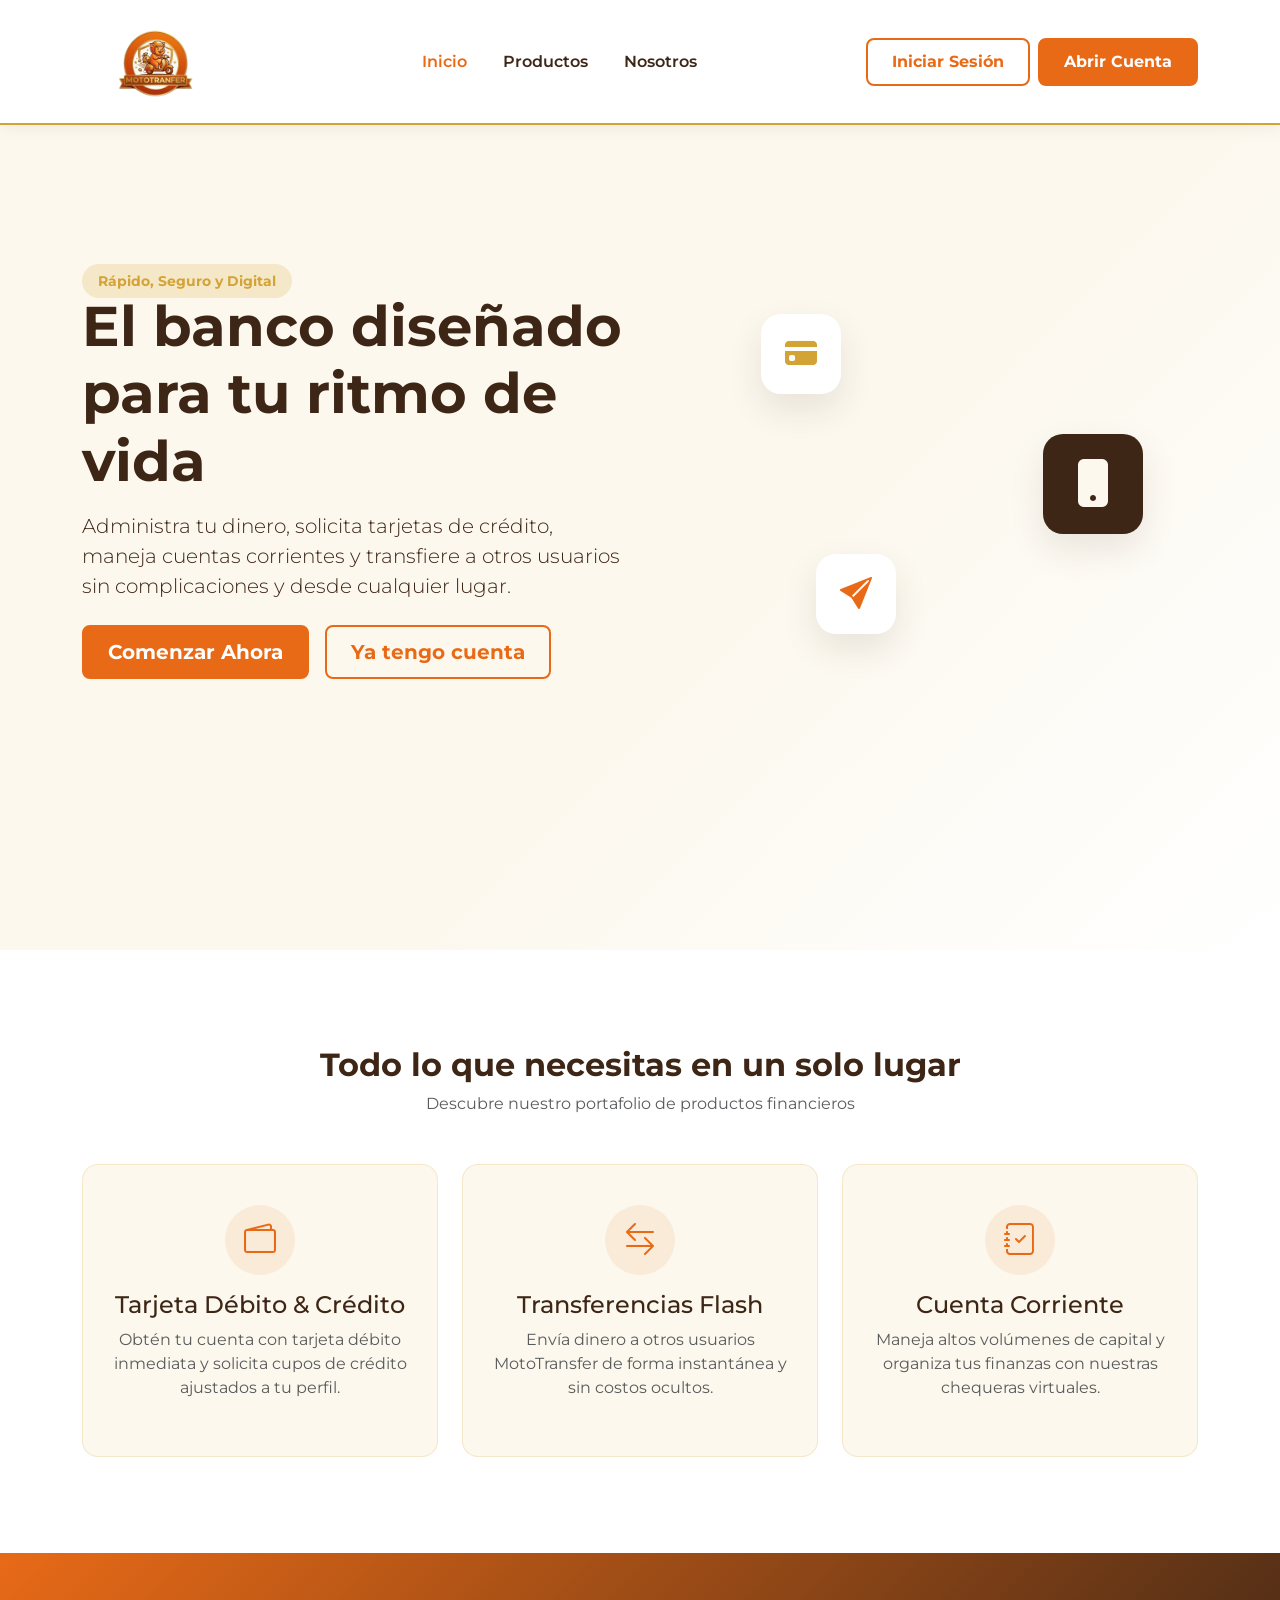
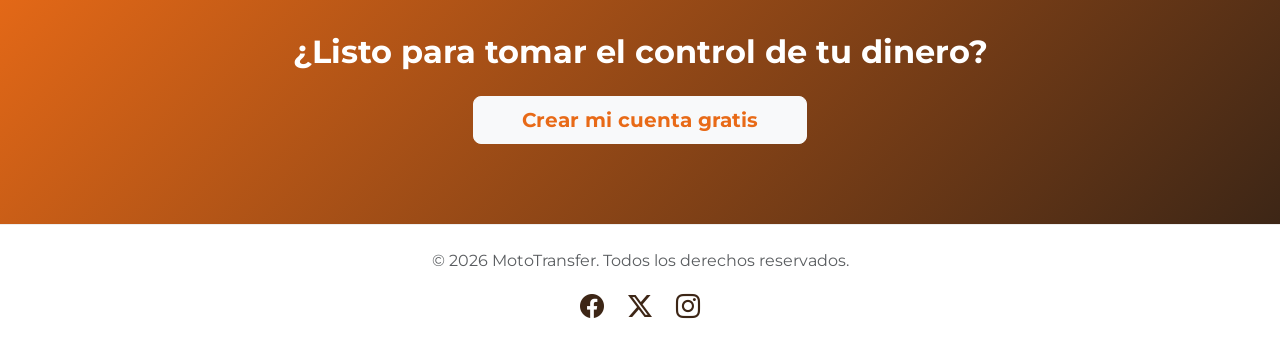
<file: index.html>
<!DOCTYPE html>
<html lang="es">
<head>
    <meta charset="UTF-8">
    <meta name="viewport" content="width=device-width, initial-scale=1.0">
    <title>MotoTransfer | Tu Banco en Movimiento</title>
    <link rel="shortcut icon" href="ICONs/Moto48x48.png" type="image/x-icon">
    <link href="https://cdn.jsdelivr.net/npm/bootstrap@5.3.3/dist/css/bootstrap.min.css" rel="stylesheet">
    <link rel="stylesheet" href="https://cdn.jsdelivr.net/npm/bootstrap-icons@1.11.3/font/bootstrap-icons.min.css">
    <link rel="stylesheet" href="CSS/index.css">
</head>
<body>

    <nav class="navbar navbar-expand-lg bg-body-tertiary fixed-top">
        <div class="container">
            <a class="navbar-brand" href="index.html">
                <img src="ICONs/MotoTransfer.png" alt="MotoTransfer" height="80" class="d-inline-block align-text-top me-2" onerror="this.src=''; this.alt='MotoTransfer'; this.style.color='#E86A17'; this.style.fontWeight='bold'; this.style.border='none';"> 
            </a>
            <button class="navbar-toggler" type="button" data-bs-toggle="collapse" data-bs-target="#navbarNav">
                <span class=\"navbar-toggler-icon\"></span>
            </button>
            <div class="collapse navbar-collapse" id="navbarNav">
                <ul class="navbar-nav mx-auto">
                    <li class="nav-item"><a class="nav-link active" href="#inicio">Inicio</a></li>
                    <li class="nav-item"><a class="nav-link" href="index.html#productos">Productos</a></li>
                    <li class="nav-item"><a class="nav-link" href="nosotros.html">Nosotros</a></li>
                </ul>
                <div class="d-flex gap-2">
                    <a href="login.html" class="btn btn-outline-primary-custom">Iniciar Sesión</a>
                    <a href="register.html" class="btn btn-primary-custom">Abrir Cuenta</a>
                </div>
            </div>
        </div>
    </nav>

    <section id="inicio" class="hero-section">
        <div class="container">
            <div class="row align-items-center min-vh-100 pt-5">
                <div class="col-lg-6 hero-text">
                    <span class="badge-custom mb-3">Rápido, Seguro y Digital</span>
                    <h1 class="display-4 fw-bold">El banco diseñado para tu ritmo de vida</h1>
                    <p class="lead mt-3 mb-4">Administra tu dinero, solicita tarjetas de crédito, maneja cuentas corrientes y transfiere a otros usuarios sin complicaciones y desde cualquier lugar.</p>
                    <div class="d-flex gap-3">
                        <a href="register.html" class="btn btn-primary-custom btn-lg">Comenzar Ahora</a>
                        <a href="login.html" class="btn btn-outline-primary-custom btn-lg">Ya tengo cuenta</a>
                    </div>
                </div>
                <div class="col-lg-6 text-center mt-5 mt-lg-0">
                    <div class="hero-image-placeholder">
                        <div class="floating-card card-1"><i class="bi bi-credit-card-fill"></i></div>
                        <div class="floating-card card-2"><i class="bi bi-phone-fill"></i></div>
                        <div class="floating-card card-3"><i class="bi bi-send-fill"></i></div>
                    </div>
                </div>
            </div>
        </div>
    </section>

    <section id="productos" class="py-5 bg-white">
        <div class="container py-5">
            <div class="text-center mb-5">
                <h2 class="fw-bold text-dark-custom">Todo lo que necesitas en un solo lugar</h2>
                <p class="text-muted">Descubre nuestro portafolio de productos financieros</p>
            </div>
            <div class="row g-4">
                <div class="col-md-4">
                    <div class="feature-card text-center h-100">
                        <div class="icon-wrapper mb-3"><i class="bi bi-wallet2"></i></div>
                        <h4>Tarjeta Débito & Crédito</h4>
                        <p class="text-muted">Obtén tu cuenta con tarjeta débito inmediata y solicita cupos de crédito ajustados a tu perfil.</p>
                    </div>
                </div>
                <div class="col-md-4">
                    <div class="feature-card text-center h-100">
                        <div class="icon-wrapper mb-3"><i class="bi bi-arrow-left-right"></i></div>
                        <h4>Transferencias Flash</h4>
                        <p class="text-muted">Envía dinero a otros usuarios MotoTransfer de forma instantánea y sin costos ocultos.</p>
                    </div>
                </div>
                <div class="col-md-4">
                    <div class="feature-card text-center h-100">
                        <div class="icon-wrapper mb-3"><i class="bi bi-journal-check"></i></div>
                        <h4>Cuenta Corriente</h4>
                        <p class="text-muted">Maneja altos volúmenes de capital y organiza tus finanzas con nuestras chequeras virtuales.</p>
                    </div>
                </div>
            </div>
        </div>
    </section>

    <section class="cta-section text-center">
        <div class="container">
            <h2 class="fw-bold text-white mb-4">¿Listo para tomar el control de tu dinero?</h2>
            <a href="register.html" class="btn btn-light btn-lg fw-bold text-orange px-5">Crear mi cuenta gratis</a>
        </div>
    </section>

    <footer class="footer py-4">
        <div class="container text-center">
            <p class="mb-0 text-muted">&copy; 2026 MotoTransfer. Todos los derechos reservados.</p>
            <div class="social-links mt-3">
                <a href="#"><i class="bi bi-facebook"></i></a>
                <a href="#"><i class="bi bi-twitter-x"></i></a>
                <a href="#"><i class="bi bi-instagram"></i></a>
            </div>
        </div>
    </footer>

    <script src="https://cdn.jsdelivr.net/npm/bootstrap@5.3.3/dist/js/bootstrap.bundle.min.js"></script>
</body>
</html>
</file>
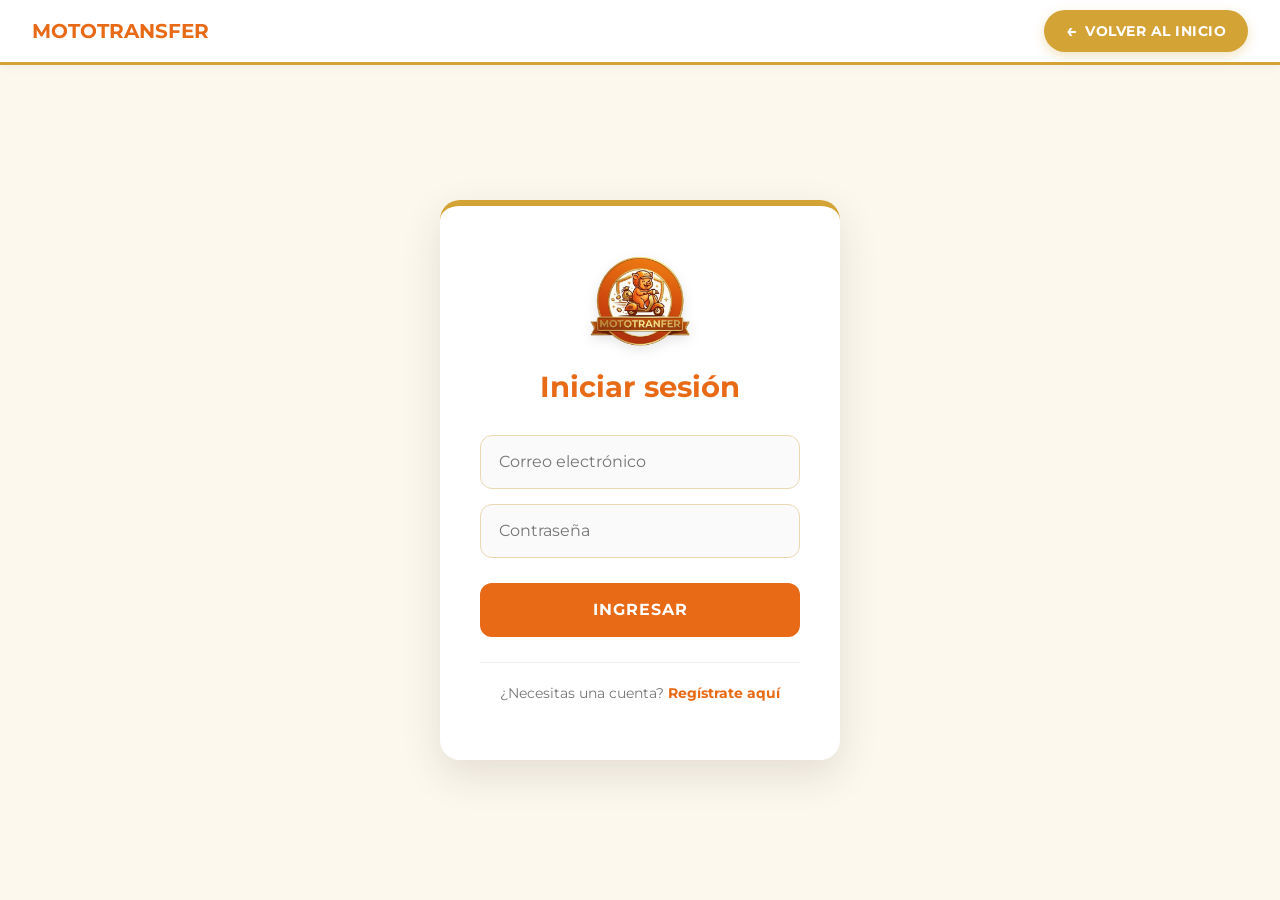
<file: dashboard.html>
<!DOCTYPE html>
<html lang="es">
<head>
    <meta charset="UTF-8">
    <meta name="viewport" content="width=device-width, initial-scale=1.0">
    <title>MotoTransfer | Mi Dashboard</title>
    <link rel="shortcut icon" href="ICONs/Moto48x48.png" type="image/x-icon">
    <link href="https://cdn.jsdelivr.net/npm/bootstrap@5.3.3/dist/css/bootstrap.min.css" rel="stylesheet">
    <link rel="stylesheet" href="https://cdn.jsdelivr.net/npm/bootstrap-icons@1.11.3/font/bootstrap-icons.min.css">
    <link rel="stylesheet" href="CSS/dashboard.css">
</head>
<body>

    <nav class="navbar navbar-expand-lg bg-body-tertiary">
        <div class="container-fluid">
            <a class="navbar-brand" href="#">MotoTransfer</a>
            <div class="d-flex align-items-center">
                <span class="nav-greeting me-3">Hola, <b id="txtNombreHeader">Usuario</b> <br><small class="text-muted">Cta: <span id="txtMiCuenta"></span></small></span>
                <button id="btnCerrarSesion" class="btn-logout"><i class="bi bi-box-arrow-right"></i> Salir</button>
            </div>
        </div>
    </nav>

    <div class="container mt-4 mb-5">
        <div class="dashboard-header mb-4">
            <h2>Resumen de tu cuenta</h2>
            <p class="text-muted">Balance total disponible (Débito + Corriente)</p>
            <h1 class="total-balance" id="txtSaldoTotal">$0.00</h1>
            
            <div class="d-flex gap-2 mt-3">
                <button class="btn btn-success" onclick="abrirModal('modalConsignar')"><i class="bi bi-cash"></i> Consignar (Simular)</button>
                <button class="btn btn-primary" onclick="abrirModal('modalTransferir')"><i class="bi bi-send"></i> Transferir</button>
                <button class="btn btn-warning" onclick="abrirModal('modalConfig')"><i class="bi bi-gear"></i> Config. Banco</button>
            </div>
        </div>

        <div class="row">
            <div class="col-lg-5 mb-4">
                <div class="section-title mb-3"><h4>Mis Productos</h4></div>
                <div id="contenedorTarjetas" class="d-flex flex-column gap-3"></div>
                <div class="mt-4 d-flex gap-2">
                    <button id="btnPedirCredito" class="btn-action-outline w-100"><i class="bi bi-credit-card"></i> Pedir Crédito</button>
                    <button id="btnPedirCorriente" class="btn-action-outline w-100"><i class="bi bi-journal-check"></i> Pedir C. Corriente</button>
                </div>
            </div>

            <div class="col-lg-7">
                <div class="history-card">
                    <h4 class="mb-3">Últimos Movimientos</h4>
                    <div class="table-responsive">
                        <table class="table table-hover align-middle">
                            <thead><tr><th>Fecha</th><th>Detalle</th><th>Método</th><th class="text-end">Valor</th></tr></thead>
                            <tbody id="listaMovimientos"></tbody>
                        </table>
                    </div>
                </div>
            </div>
        </div>
    </div>

    <div class="modal fade" id="modalConsignar" tabindex="-1">
        <div class="modal-dialog"><div class="modal-content"><div class="modal-body">
            <h5>Simular Ingreso de Dinero</h5>
            <input type="number" id="montoConsignar" class="form-control mb-2" placeholder="Monto a consignar">
            <button class="btn btn-success w-100" id="btnProcesarConsignacion">Consignar a Débito</button>
        </div></div></div>
    </div>

    <div class="modal fade" id="modalTransferir" tabindex="-1">
        <div class="modal-dialog"><div class="modal-content"><div class="modal-body">
            <h5>Transferir a otra cuenta MotoTransfer</h5>
            <input type="text" id="cuentaDestino" class="form-control mb-2" placeholder="Número de cuenta destino">
            <input type="number" id="montoTransferir" class="form-control mb-2" placeholder="Monto a enviar">
            <button class="btn btn-primary w-100" id="btnProcesarTransferencia">Enviar Dinero</button>
        </div></div></div>
    </div>

    <div class="modal fade" id="modalCredito" tabindex="-1">
        <div class="modal-dialog"><div class="modal-content"><div class="modal-body">
            <h5>Gestión de Tarjeta de Crédito</h5>
            <p class="text-danger">Deuda actual: <b id="txtDeudaActual">$0</b></p>
            <hr>
            <h6>Comprar con Tarjeta</h6>
            <input type="number" id="montoCompra" class="form-control mb-2" placeholder="Valor de la compra">
            <input type="number" id="cuotasCompra" class="form-control mb-2" placeholder="Número de cuotas (1 a 36)" min="1" max="36">
            <button class="btn btn-dark w-100 mb-3" id="btnProcesarCompra">Realizar Compra</button>
            <hr>
            <h6>Pagar Deuda</h6>
            <input type="number" id="montoAbono" class="form-control mb-2" placeholder="Monto a abonar">
            <button class="btn btn-success w-100 mb-2" id="btnPagarDeuda">Pagar con Débito</button>
            <button class="btn btn-outline-danger w-100 mt-3" id="btnCancelarCredito">Cancelar Tarjeta de Crédito</button>
        </div></div></div>
    </div>

    <div class="modal fade" id="modalConfig" tabindex="-1">
        <div class="modal-dialog"><div class="modal-content"><div class="modal-body">
            <h5>Configuración del Banco</h5>
            <label>Tasa de interés mensual (Ej: 3 para 3%)</label>
            <input type="number" id="inputInteres" class="form-control mb-2" placeholder="Porcentaje">
            <button class="btn btn-warning w-100" id="btnGuardarInteres">Guardar Tasa</button>
        </div></div></div>
    </div>

    <script src="https://cdn.jsdelivr.net/npm/bootstrap@5.3.3/dist/js/bootstrap.bundle.min.js"></script>
    
    <!--
        ORDEN JAVASCRIPT
    -->
    
    <script src="JS/dashboard.js"></script>
    <script src="JS/transferencias.js"></script>
    <script src="JS/tarjeta_credito.js"></script>
    <script src="JS/cuentacorriente.js"></script>
</body>
</html>
</file>
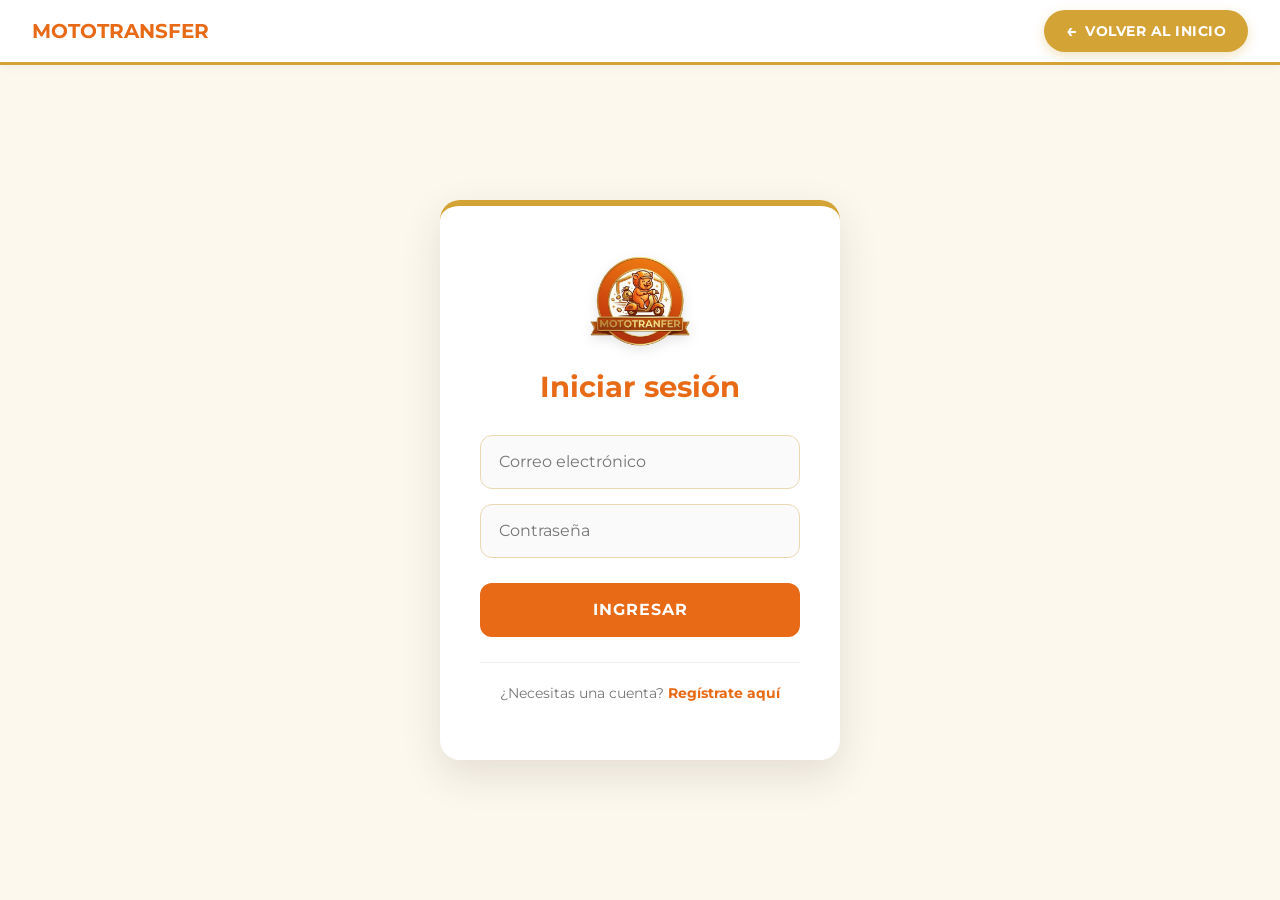
<file: login.html>
<!DOCTYPE html>
<html lang="es">
<head>
    <meta charset="UTF-8">
    <meta name="viewport" content="width=device-width, initial-scale=1.0">
    <title>MotoTransfer | Iniciar Sesión</title>
    <link rel="shortcut icon" href="ICONs/Moto48x48.png" type="image/x-icon">
    <link href="https://cdn.jsdelivr.net/npm/bootstrap@5.3.3/dist/css/bootstrap.min.css" rel="stylesheet">
    <link rel="stylesheet" href="CSS/login.css">
</head>
<body>

    <nav class="navbar navbar-expand-lg bg-body-tertiary">
        <div class="container-fluid">
            <a class="navbar-brand" href="index.html">MotoTransfer</a>
            
            <button class="navbar-toggler" type="button" data-bs-toggle="collapse" data-bs-target="#navbarNav">
                <span class="navbar-toggler-icon"></span>
            </button>

            <div class="collapse navbar-collapse" id="navbarNav">
                <div class="navbar-nav ms-auto align-items-center">
                    <a class="nav-link nav-return-btn" href="index.html">
                      <span class="arrow">←</span> Volver al Inicio
                    </a>
                </div>
            </div>
        </div>
    </nav>

    <div class="login-wrapper">
        <div class="form-background">
            <div class="logo-container">
                <img src="ICONs/MotoTransfer.png" alt="MotoTransfer Logo" class="login-logo">
            </div>
            
            <h1>Iniciar sesión</h1>
            
            <form>
                <div class="input-group-custom">
                    <input type="email" name="email" placeholder="Correo electrónico" required>
                </div>
                <div class="input-group-custom">
                    <input type="password" name="password" placeholder="Contraseña" required>
                </div>
                <input type="submit" value="Ingresar" class="btn-submit">
            </form>

            <div class="login-footer">
                <p>¿Necesitas una cuenta? <a href="register.html">Regístrate aquí</a></p>
            </div>
        </div>
    </div>

    <script src="JS/login.js"></script>
    <script src="https://cdn.jsdelivr.net/npm/bootstrap@5.3.3/dist/js/bootstrap.bundle.min.js"></script>
</body>
</html>
</file>
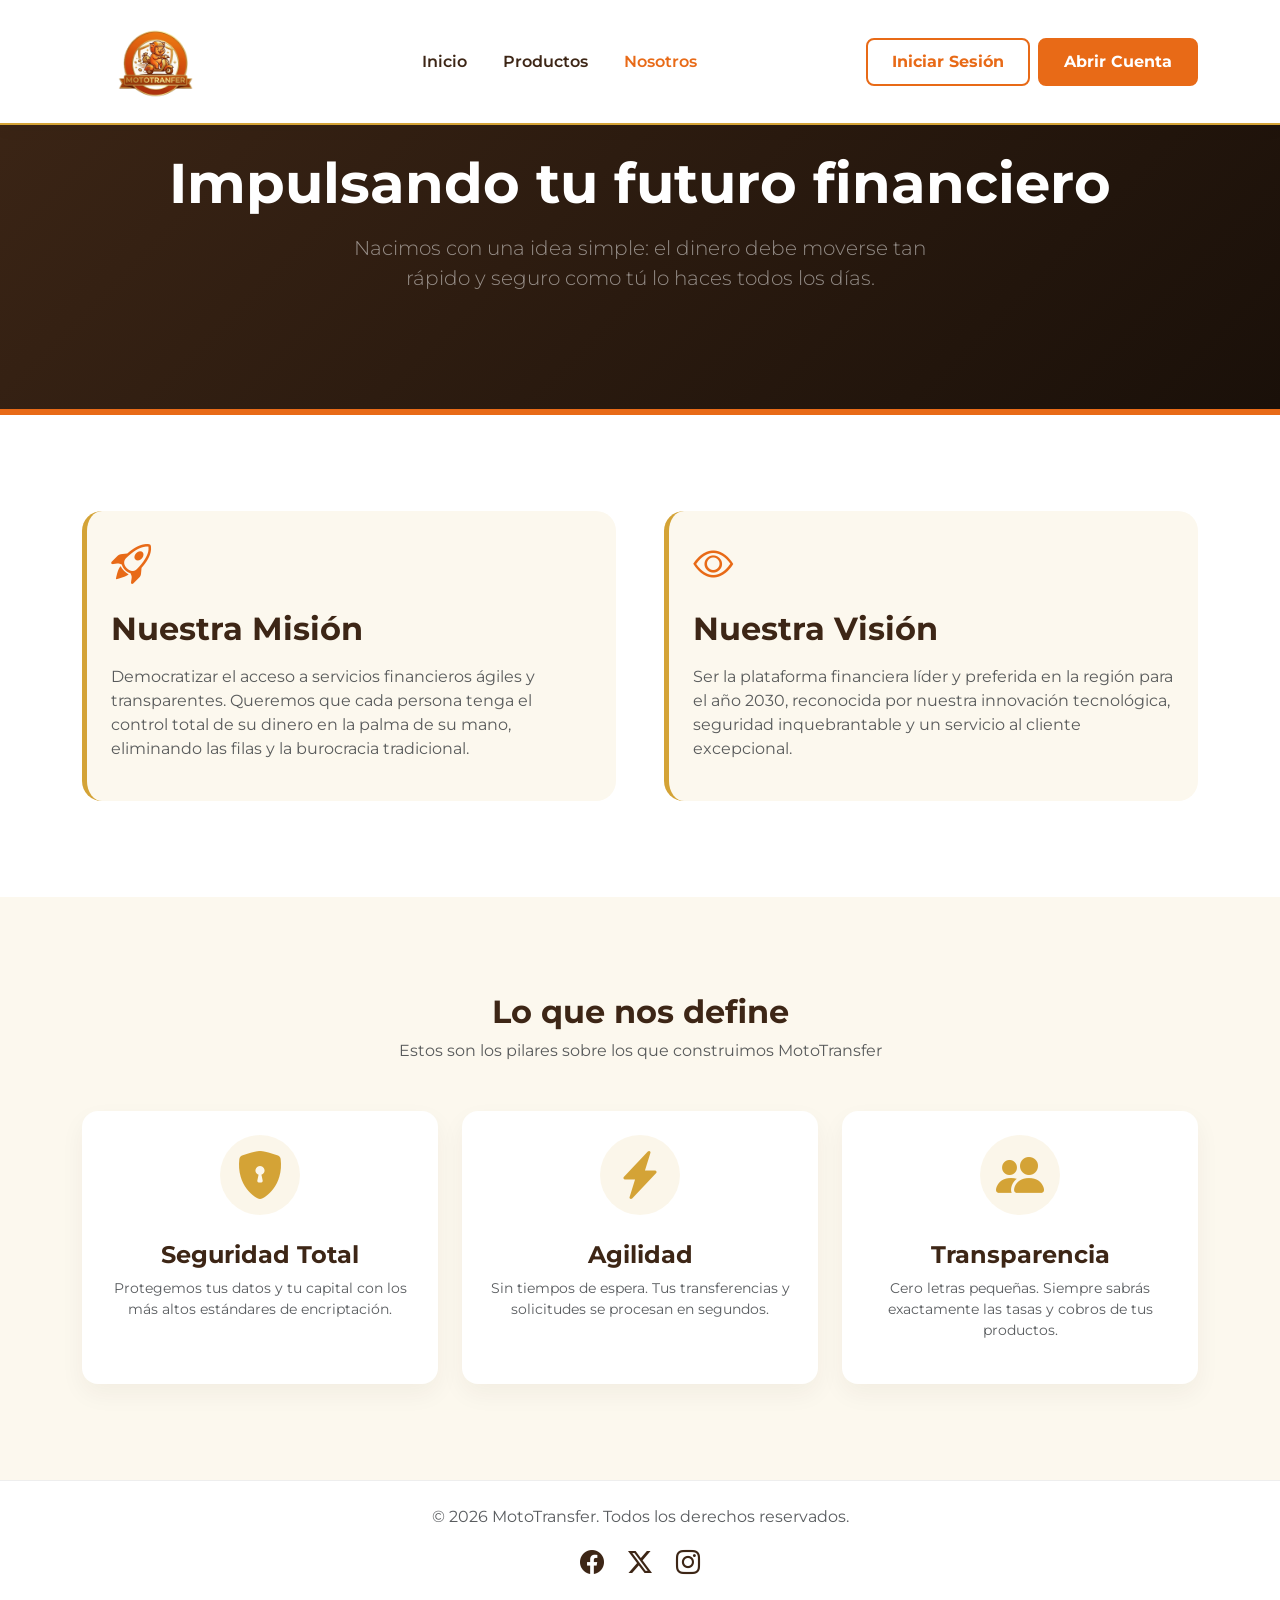
<file: nosotros.html>
<!DOCTYPE html>
<html lang="es">
<head>
    <meta charset="UTF-8">
    <meta name="viewport" content="width=device-width, initial-scale=1.0">
    <title>MotoTransfer | Nosotros</title>
    <link rel="shortcut icon" href="ICONs/Moto48x48.png" type="image/x-icon">
    <link href="https://cdn.jsdelivr.net/npm/bootstrap@5.3.3/dist/css/bootstrap.min.css" rel="stylesheet">
    <link rel="stylesheet" href="https://cdn.jsdelivr.net/npm/bootstrap-icons@1.11.3/font/bootstrap-icons.min.css">
    <link rel="stylesheet" href="CSS/nosotros.css">
</head>
<body>

    <nav class="navbar navbar-expand-lg bg-body-tertiary fixed-top">
        <div class="container">
            <a class="navbar-brand" href="index.html">
                <img src="ICONs/MotoTransfer.png" alt="MotoTransfer" height="80" class="d-inline-block align-text-top me-2" onerror="this.src=''; this.alt='MotoTransfer'; this.style.color='#E86A17'; this.style.fontWeight='bold'; this.style.border='none';"> 
            </a>
            <button class="navbar-toggler" type="button" data-bs-toggle="collapse" data-bs-target="#navbarNav">
                <span class="navbar-toggler-icon"></span>
            </button>
            <div class="collapse navbar-collapse" id="navbarNav">
                <ul class="navbar-nav mx-auto">
                    <li class="nav-item"><a class="nav-link" href="index.html">Inicio</a></li>
                    <li class="nav-item"><a class="nav-link" href="index.html#productos">Productos</a></li>
                    <li class="nav-item"><a class="nav-link active" href="nosotros.html">Nosotros</a></li>
                </ul>
                <div class="d-flex gap-2">
                    <a href="login.html" class="btn btn-outline-primary-custom">Iniciar Sesión</a>
                    <a href="register.html" class="btn btn-primary-custom">Abrir Cuenta</a>
                </div>
            </div>
        </div>
    </nav>

    <section class="about-hero text-center">
        <div class="container">
            <h1 class="display-4 fw-bold text-white mb-3">Impulsando tu futuro financiero</h1>
            <p class="lead text-white-50 mx-auto about-subtitle">Nacimos con una idea simple: el dinero debe moverse tan rápido y seguro como tú lo haces todos los días.</p>
        </div>
    </section>

    <section class="py-5 bg-white">
        <div class="container my-5">
            <div class="row g-5 align-items-center">
                <div class="col-lg-6">
                    <div class="mv-card p-4 h-100">
                        <div class="mv-icon"><i class="bi bi-rocket-takeoff"></i></div>
                        <h2 class="fw-bold mb-3">Nuestra Misión</h2>
                        <p class="text-muted">Democratizar el acceso a servicios financieros ágiles y transparentes. Queremos que cada persona tenga el control total de su dinero en la palma de su mano, eliminando las filas y la burocracia tradicional.</p>
                    </div>
                </div>
                <div class="col-lg-6">
                    <div class="mv-card p-4 h-100">
                        <div class="mv-icon"><i class="bi bi-eye"></i></div>
                        <h2 class="fw-bold mb-3">Nuestra Visión</h2>
                        <p class="text-muted">Ser la plataforma financiera líder y preferida en la región para el año 2030, reconocida por nuestra innovación tecnológica, seguridad inquebrantable y un servicio al cliente excepcional.</p>
                    </div>
                </div>
            </div>
        </div>
    </section>

    <section class="py-5 bg-fondo">
        <div class="container py-5">
            <div class="text-center mb-5">
                <h2 class="fw-bold text-dark-custom">Lo que nos define</h2>
                <p class="text-muted">Estos son los pilares sobre los que construimos MotoTransfer</p>
            </div>
            <div class="row g-4 text-center">
                <div class="col-md-4">
                    <div class="valor-card p-4">
                        <i class="bi bi-shield-lock-fill valor-icon"></i>
                        <h4 class="fw-bold mt-3">Seguridad Total</h4>
                        <p class="text-muted small">Protegemos tus datos y tu capital con los más altos estándares de encriptación.</p>
                    </div>
                </div>
                <div class="col-md-4">
                    <div class="valor-card p-4">
                        <i class="bi bi-lightning-charge-fill valor-icon"></i>
                        <h4 class="fw-bold mt-3">Agilidad</h4>
                        <p class="text-muted small">Sin tiempos de espera. Tus transferencias y solicitudes se procesan en segundos.</p>
                    </div>
                </div>
                <div class="col-md-4">
                    <div class="valor-card p-4">
                        <i class="bi bi-people-fill valor-icon"></i>
                        <h4 class="fw-bold mt-3">Transparencia</h4>
                        <p class="text-muted small">Cero letras pequeñas. Siempre sabrás exactamente las tasas y cobros de tus productos.</p>
                    </div>
                </div>
            </div>
        </div>
    </section>

    <footer class="footer py-4">
        <div class="container text-center">
            <p class="mb-0 text-muted">&copy; 2026 MotoTransfer. Todos los derechos reservados.</p>
            <div class="social-links mt-3">
                <a href="#"><i class="bi bi-facebook"></i></a>
                <a href="#"><i class="bi bi-twitter-x"></i></a>
                <a href="#"><i class="bi bi-instagram"></i></a>
            </div>
        </div>
    </footer>

    <script src="https://cdn.jsdelivr.net/npm/bootstrap@5.3.3/dist/js/bootstrap.bundle.min.js"></script>
</body>
</html>
</file>
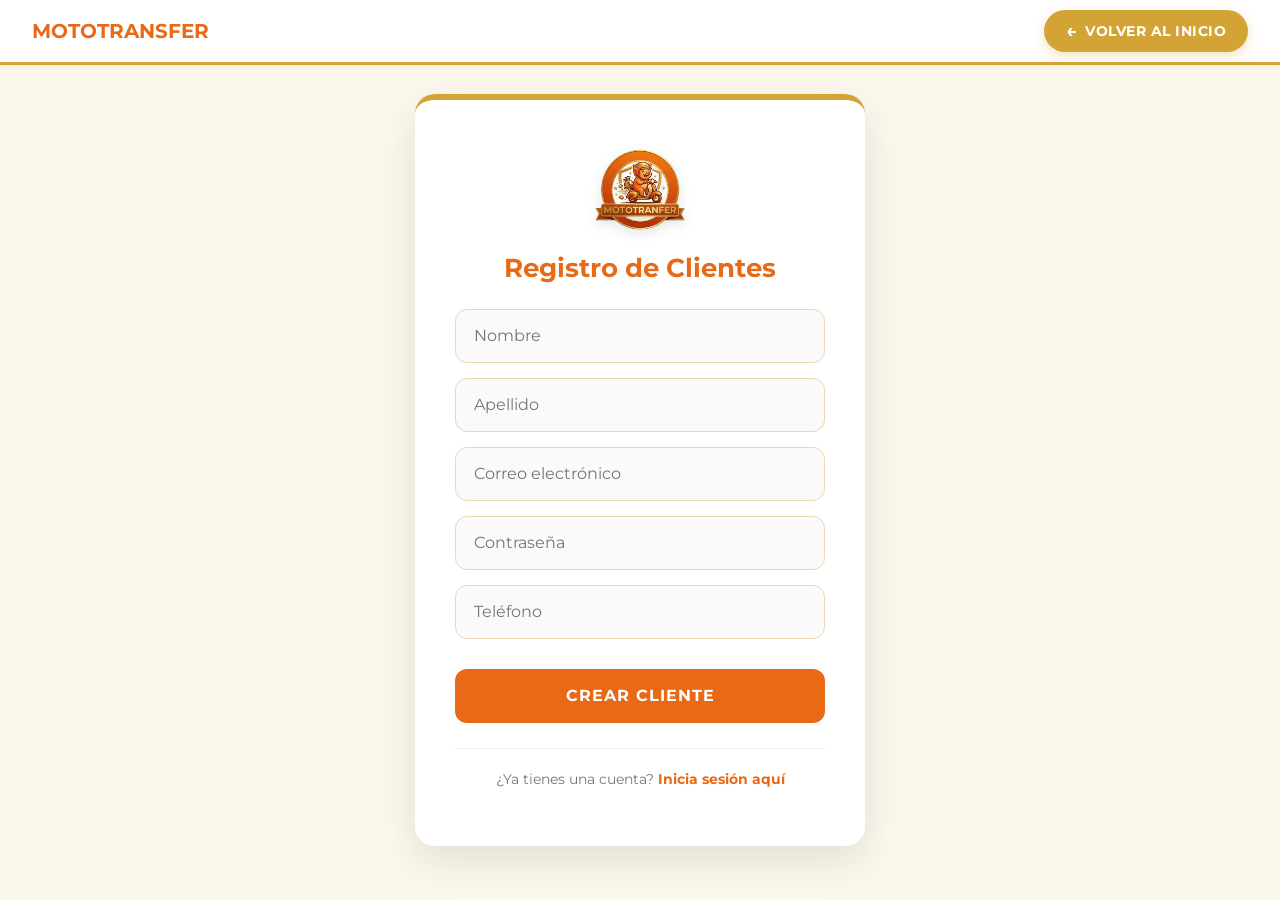
<file: register.html>
<!DOCTYPE html>
<html lang="es">
<head>
    <meta charset="UTF-8">
    <meta name="viewport" content="width=device-width, initial-scale=1.0">
    <title>MotoTransfer | Registro</title>
    <link rel="shortcut icon" href="ICONs/Moto48x48.png" type="image/x-icon">
    <link href="https://cdn.jsdelivr.net/npm/bootstrap@5.3.3/dist/css/bootstrap.min.css" rel="stylesheet">
    <link rel="stylesheet" href="CSS/register.css">
</head>
<body>

    <nav class="navbar navbar-expand-lg bg-body-tertiary">
        <div class="container-fluid">
            <a class="navbar-brand" href="index.html">MotoTransfer</a>
            
            <button class="navbar-toggler" type="button" data-bs-toggle="collapse" data-bs-target="#navbarNav">
                <span class="navbar-toggler-icon"></span>
            </button>

            <div class="collapse navbar-collapse" id="navbarNav">
                <div class="navbar-nav ms-auto align-items-center">
                    <a class="nav-link nav-return-btn" href="index.html">
                      <span class="arrow">←</span> Volver al Inicio
                    </a>
                </div>
            </div>
        </div>
    </nav>

    <div class="login-wrapper">
        <div class="form-background">
            <div class="logo-container">
                <img src="ICONs/MotoTransfer.png" alt="MotoTransfer Logo" class="login-logo">
            </div>
            
            <h1>Registro de Clientes</h1>
            
            <div>
                <div class="input-group-custom">
                    <input type="text" id="firstName" placeholder="Nombre" required>
                </div>
                <div class="input-group-custom">
                    <input type="text" id="lastName" placeholder="Apellido" required>
                </div>
                <div class="input-group-custom">
                    <input type="email" id="email" placeholder="Correo electrónico" required>
                </div>
                <div class="input-group-custom">
                    <input type="password" id="password" placeholder="Contraseña" required>
                </div>
                <div class="input-group-custom">
                    <input type="tel" id="phone" placeholder="Teléfono" required>
                </div>
                
                <button id="btnGuardar" class="btn-submit">CREAR CLIENTE</button>
            </div>

            <div class="login-footer">
                <p>¿Ya tienes una cuenta? <a href="login.html">Inicia sesión aquí</a></p>
            </div>
        </div>
    </div>

    <script src="JS/register.js"></script>
    <script src="https://cdn.jsdelivr.net/npm/bootstrap@5.3.3/dist/js/bootstrap.bundle.min.js"></script>
</body>
</html>
</file>
<file: CSS/index.css>
@import url('https://fonts.googleapis.com/css2?family=Montserrat:wght@400;600;700;800&display=swap');

:root {
    --color-fondo: #FCF8EE;
    --color-naranja: #E86A17;
    --color-naranja-hover: #c95912;
    --color-dorado: #D4A336;
    --color-oscuro: #3D2616;
    --color-blanco: #ffffff;
}

body {
    font-family: 'Montserrat', sans-serif;
    background-color: var(--color-fondo);
    color: var(--color-oscuro);
    overflow-x: hidden;
}

.text-dark-custom { color: var(--color-oscuro) !important; }
.text-orange { color: var(--color-naranja) !important; }

.navbar {
    background-color: var(--color-blanco) !important;
    border-bottom: 2px solid var(--color-dorado);
    box-shadow: 0 4px 15px rgba(0,0,0,0.05);
    padding: 15px 0;
}

.nav-link {
    color: var(--color-oscuro) !important;
    font-weight: 600;
    margin: 0 10px;
    transition: color 0.3s ease;
}

.nav-link:hover, .nav-link.active {
    color: var(--color-naranja) !important;
}

.btn-primary-custom {
    background-color: var(--color-naranja);
    color: var(--color-blanco);
    border: 2px solid var(--color-naranja);
    font-weight: 700;
    border-radius: 8px;
    padding: 10px 24px;
    transition: all 0.3s ease;
}

.btn-primary-custom:hover {
    background-color: var(--color-naranja-hover);
    border-color: var(--color-naranja-hover);
    color: var(--color-blanco);
    transform: translateY(-2px);
    box-shadow: 0 5px 15px rgba(232, 106, 23, 0.3);
}

.btn-outline-primary-custom {
    background-color: transparent;
    color: var(--color-naranja);
    border: 2px solid var(--color-naranja);
    font-weight: 700;
    border-radius: 8px;
    padding: 10px 24px;
    transition: all 0.3s ease;
}

.btn-outline-primary-custom:hover {
    background-color: var(--color-naranja);
    color: var(--color-blanco);
}

.hero-section {
    background: linear-gradient(135deg, var(--color-fondo) 60%, #fff 100%);
    position: relative;
    padding-bottom: 50px;
}

.badge-custom {
    background-color: rgba(212, 163, 54, 0.2);
    color: var(--color-dorado);
    padding: 8px 16px;
    border-radius: 50px;
    font-weight: 700;
    font-size: 0.9rem;
}

.hero-text h1 {
    color: var(--color-oscuro);
    line-height: 1.2;
}

.hero-image-placeholder {
    position: relative;
    height: 400px;
    display: flex;
    justify-content: center;
    align-items: center;
}

.floating-card {
    position: absolute;
    width: 80px;
    height: 80px;
    background: var(--color-blanco);
    border-radius: 20px;
    display: flex;
    justify-content: center;
    align-items: center;
    font-size: 2rem;
    color: var(--color-naranja);
    box-shadow: 0 15px 35px rgba(61, 38, 22, 0.1);
    animation: float 4s ease-in-out infinite;
}

.card-1 { top: 10%; left: 20%; animation-delay: 0s; color: var(--color-dorado); }
.card-2 { top: 40%; right: 10%; animation-delay: 1s; width: 100px; height: 100px; font-size: 3rem; background: var(--color-oscuro); color: var(--color-fondo);}
.card-3 { bottom: 10%; left: 30%; animation-delay: 2s; }

@keyframes float {
    0% { transform: translateY(0px); }
    50% { transform: translateY(-20px); }
    100% { transform: translateY(0px); }
}

.feature-card {
    background: var(--color-fondo);
    padding: 40px 30px;
    border-radius: 16px;
    border: 1px solid rgba(212, 163, 54, 0.2);
    transition: all 0.3s ease;
}

.feature-card:hover {
    transform: translateY(-10px);
    box-shadow: 0 20px 40px rgba(0,0,0,0.08);
    background: var(--color-blanco);
    border-color: var(--color-dorado);
}

.icon-wrapper {
    width: 70px;
    height: 70px;
    background-color: rgba(232, 106, 23, 0.1);
    color: var(--color-naranja);
    font-size: 2rem;
    border-radius: 50%;
    display: flex;
    justify-content: center;
    align-items: center;
    margin: 0 auto;
    transition: all 0.3s ease;
}

.feature-card:hover .icon-wrapper {
    background-color: var(--color-naranja);
    color: var(--color-blanco);
}

.cta-section {
    background: linear-gradient(135deg, var(--color-naranja) 0%, var(--color-oscuro) 100%);
    padding: 80px 0;
}

.footer {
    background-color: var(--color-blanco);
    border-top: 1px solid #eee;
}

.social-links a {
    color: var(--color-oscuro);
    font-size: 1.5rem;
    margin: 0 10px;
    transition: color 0.3s;
}

.social-links a:hover {
    color: var(--color-naranja);
}
</file>
<file: CSS/dashboard.css>
@import url('https://fonts.googleapis.com/css2?family=Montserrat:wght@400;600;700&display=swap');

body {
    background-color: #FCF8EE;
    font-family: 'Montserrat', sans-serif;
    color: #3D2616;
}

/* Navbar (Heredado de tu diseño) */
.navbar.bg-body-tertiary {
    background-color: #ffffff !important;
    border-bottom: 3px solid #D4A336;
    box-shadow: 0 2px 10px rgba(0,0,0,0.05);
    padding: 15px 0;
}
.navbar-brand {
    color: #E86A17 !important;
    font-weight: 700;
    text-transform: uppercase;
    margin-left: 20px;
}
.nav-greeting { font-weight: 600; color: #3D2616; }

/* Botones */
.btn-logout {
    background-color: transparent;
    border: 2px solid #E86A17;
    color: #E86A17;
    padding: 6px 15px;
    border-radius: 8px;
    font-weight: 600;
    transition: all 0.3s ease;
}
.btn-logout:hover {
    background-color: #E86A17;
    color: white;
}

.btn-action {
    background-color: #E86A17;
    color: white;
    border: none;
    padding: 12px;
    border-radius: 12px;
    font-weight: 600;
    transition: transform 0.2s, box-shadow 0.2s;
}
.btn-action:hover {
    background-color: #D4A336;
    transform: translateY(-2px);
    box-shadow: 0 4px 10px rgba(212, 163, 54, 0.3);
}

.btn-action-outline {
    background-color: white;
    border: 2px solid #D4A336;
    color: #3D2616;
    padding: 10px;
    border-radius: 12px;
    font-weight: 600;
    transition: all 0.2s;
}
.btn-action-outline:hover {
    background-color: #D4A336;
    color: white;
}

/* Textos */
.total-balance {
    font-size: 3rem;
    font-weight: 700;
    color: #E86A17;
    letter-spacing: -1px;
}

/* ====================================
   DISEÑO DE LAS TARJETAS BANCARIAS
==================================== */
.banco-card {
    border-radius: 16px;
    padding: 20px;
    color: white;
    position: relative;
    overflow: hidden;
    box-shadow: 0 10px 20px rgba(0,0,0,0.1);
    transition: transform 0.3s ease;
}
.banco-card:hover {
    transform: translateY(-5px);
}

/* El chip de la tarjeta */
.banco-card::before {
    content: '';
    position: absolute;
    top: 20px;
    left: 20px;
    width: 40px;
    height: 30px;
    background: linear-gradient(135deg, #d4af37, #ffd700);
    border-radius: 6px;
    opacity: 0.8;
}

/* Tipos de Tarjeta */
.card-debito {
    background: linear-gradient(135deg, #E86A17, #f78d4a);
}
.card-credito {
    background: linear-gradient(135deg, #3D2616, #1a1a1a);
}
.card-corriente {
    background: #ffffff;
    border: 2px dashed #D4A336;
    color: #3D2616;
}
.card-corriente::before {
    display: none; /* La cuenta corriente no lleva chip físico */
}

/* Textos dentro de la tarjeta */
.card-type {
    text-align: right;
    font-weight: 700;
    font-size: 1.1rem;
    margin-bottom: 20px;
    text-transform: uppercase;
    letter-spacing: 1px;
}
.card-number {
    font-family: 'Courier New', Courier, monospace; /* Fuente de números de tarjeta */
    font-size: 1.4rem;
    letter-spacing: 2px;
    margin-bottom: 15px;
    margin-top: 10px;
}
.card-details {
    display: flex;
    justify-content: space-between;
    font-size: 0.85rem;
    opacity: 0.9;
}
.card-balance {
    font-size: 1.5rem;
    font-weight: bold;
    margin-top: 5px;
}

/* Historial */
.history-card {
    background: white;
    border-radius: 16px;
    padding: 25px;
    box-shadow: 0 10px 30px rgba(61, 38, 22, 0.05);
}
.table th { color: #D4A336; font-weight: 600; border-bottom: 2px solid #FCF8EE; }
.table td { color: #3D2616; vertical-align: middle; border-bottom: 1px solid #f0f0f0; }
.badge-metodo {
    background-color: #FCF8EE;
    color: #E86A17;
    padding: 5px 10px;
    border-radius: 6px;
    font-size: 0.8rem;
    font-weight: 600;
    border: 1px solid #EAD8B1;
}
</file>
<file: CSS/login.css>
@import url('https://fonts.googleapis.com/css2?family=Montserrat:wght@400;600;700&display=swap');

* {
    box-sizing: border-box;
}

body {
    background-color: #FCF8EE;
    font-family: 'Montserrat', sans-serif;
    margin: 0;
    padding: 0;
}

.navbar.bg-body-tertiary {
    position: fixed;
    top: 0;
    width: 100%;
    z-index: 1000;
    background-color: #ffffff !important;
    border-bottom: 3px solid #D4A336;
    box-shadow: 0 2px 10px rgba(0,0,0,0.05);
    padding: 10px 0;
}

.navbar-brand {
    color: #E86A17 !important;
    font-weight: 700;
    text-transform: uppercase;
    margin-left: 20px;
}

.nav-link {
    color: #3D2616 !important;
    font-weight: 600;
    margin-right: 20px;
}

.nav-return-btn {
    background-color: #D4A336 !important;
    color: #ffffff !important;
    padding: 8px 22px !important;
    border-radius: 50px !important;
    font-weight: 700 !important;
    font-size: 0.85rem !important;
    text-transform: uppercase;
    letter-spacing: 0.5px;
    box-shadow: 0 4px 12px rgba(212, 163, 54, 0.3);
    transition: all 0.3s ease !important;
    display: flex;
    align-items: center;
    gap: 8px; 
}

.nav-return-btn .arrow {
    transition: transform 0.3s ease;
    font-size: 1.1rem;
}

.nav-return-btn:hover {
    background-color: #3D2616 !important;
    color: #ffffff !important;
    transform: translateY(-2px);
    box-shadow: 0 6px 15px rgba(0, 0, 0, 0.15);
}

.nav-return-btn:hover .arrow {
    transform: translateX(-5px);
}

@media (max-width: 991px) {
    .nav-return-btn {
        margin-top: 10px;
        justify-content: center;
        width: 100%;
    }
}

.login-wrapper {
    display: flex;
    justify-content: center;
    align-items: center;
    min-height: 100vh;
    padding-top: 60px;
}

.form-background {
    background-color: #ffffff;
    padding: 40px;
    border-radius: 20px;
    box-shadow: 0 15px 40px rgba(61, 38, 22, 0.12);
    border-top: 6px solid #D4A336;
    width: 100%;
    max-width: 400px;
    text-align: center;
}

.logo-container {
    margin-bottom: 15px;
}

.login-logo {
    width: 200px;
    height: auto;
    filter: drop-shadow(0 4px 6px rgba(0,0,0,0.1));
}

h1 {
    color: #E86A17;
    font-weight: 700;
    font-size: 1.8rem;
    margin-bottom: 30px;
}

.input-group-custom {
    margin-bottom: 15px;
}

input[type="email"], 
input[type="password"] {
    width: 100%;
    padding: 14px 18px;
    border: 1px solid #EAD8B1;
    border-radius: 12px;
    outline: none;
    font-size: 1rem;
    transition: all 0.3s ease;
    background-color: #fafafa;
}

input:focus {
    border-color: #E86A17;
    box-shadow: 0 0 0 4px rgba(232, 106, 23, 0.1);
    background-color: #fff;
}

.btn-submit {
    width: 100%;
    background-color: #E86A17;
    color: white;
    padding: 15px;
    border: none;
    border-radius: 12px;
    font-weight: 700;
    font-size: 1rem;
    text-transform: uppercase;
    letter-spacing: 1px;
    cursor: pointer;
    margin-top: 10px;
    transition: all 0.3s ease;
}

.btn-submit:hover {
    background-color: #D4A336;
    transform: translateY(-2px);
    box-shadow: 0 5px 15px rgba(212, 163, 54, 0.4);
}

.login-footer {
    margin-top: 25px;
    border-top: 1px solid #eee;
    padding-top: 20px;
}

.login-footer p {
    color: #777;
    font-size: 0.9rem;
}

.login-footer a {
    color: #E86A17;
    text-decoration: none;
    font-weight: 700;
}

.login-footer a:hover {
    color: #D4A336;
    text-decoration: underline;
}
</file>
<file: CSS/nosotros.css>
@import url('https://fonts.googleapis.com/css2?family=Montserrat:wght@400;600;700;800&display=swap');

:root {
    --color-fondo: #FCF8EE;
    --color-naranja: #E86A17;
    --color-naranja-hover: #c95912;
    --color-dorado: #D4A336;
    --color-oscuro: #3D2616;
    --color-blanco: #ffffff;
}

body {
    font-family: 'Montserrat', sans-serif;
    color: var(--color-oscuro);
    background-color: var(--color-blanco);
    overflow-x: hidden;
}

.bg-fondo { background-color: var(--color-fondo); }
.text-dark-custom { color: var(--color-oscuro) !important; }

.navbar {
    background-color: var(--color-blanco) !important;
    border-bottom: 2px solid var(--color-dorado);
    box-shadow: 0 4px 15px rgba(0,0,0,0.05);
    padding: 15px 0;
}

.nav-link {
    color: var(--color-oscuro) !important;
    font-weight: 600;
    margin: 0 10px;
    transition: color 0.3s ease;
}

.nav-link:hover, .nav-link.active {
    color: var(--color-naranja) !important;
}

.btn-primary-custom {
    background-color: var(--color-naranja);
    color: var(--color-blanco);
    border: 2px solid var(--color-naranja);
    font-weight: 700;
    border-radius: 8px;
    padding: 10px 24px;
    transition: all 0.3s ease;
}

.btn-primary-custom:hover {
    background-color: var(--color-naranja-hover);
    border-color: var(--color-naranja-hover);
    color: var(--color-blanco);
}

.btn-outline-primary-custom {
    background-color: transparent;
    color: var(--color-naranja);
    border: 2px solid var(--color-naranja);
    font-weight: 700;
    border-radius: 8px;
    padding: 10px 24px;
    transition: all 0.3s ease;
}

.btn-outline-primary-custom:hover {
    background-color: var(--color-naranja);
    color: var(--color-blanco);
}

.about-hero {
    background: linear-gradient(135deg, var(--color-oscuro) 0%, #1a1009 100%);
    padding: 150px 0 100px 0; /* Padding superior extra por el navbar fijo */
    position: relative;
    border-bottom: 6px solid var(--color-naranja);
}

.about-subtitle {
    max-width: 600px;
}

.mv-card {
    background-color: var(--color-fondo);
    border-radius: 20px;
    border-left: 5px solid var(--color-dorado);
    transition: transform 0.3s ease, box-shadow 0.3s ease;
}

.mv-card:hover {
    transform: translateX(5px);
    box-shadow: 0 15px 30px rgba(0,0,0,0.05);
}

.mv-icon {
    font-size: 2.5rem;
    color: var(--color-naranja);
    margin-bottom: 15px;
}

.valor-card {
    background-color: var(--color-blanco);
    border-radius: 16px;
    box-shadow: 0 10px 25px rgba(61, 38, 22, 0.05);
    height: 100%;
    transition: all 0.3s ease;
    border-bottom: 3px solid transparent;
}

.valor-card:hover {
    transform: translateY(-10px);
    border-bottom: 3px solid var(--color-naranja);
    box-shadow: 0 15px 35px rgba(61, 38, 22, 0.1);
}

.valor-icon {
    font-size: 3rem;
    color: var(--color-dorado);
    background: rgba(212, 163, 54, 0.1);
    width: 80px;
    height: 80px;
    display: inline-flex;
    justify-content: center;
    align-items: center;
    border-radius: 50%;
    margin-bottom: 10px;
}

.footer {
    background-color: var(--color-blanco);
    border-top: 1px solid #eee;
}

.social-links a {
    color: var(--color-oscuro);
    font-size: 1.5rem;
    margin: 0 10px;
    transition: color 0.3s;
}

.social-links a:hover {
    color: var(--color-naranja);
}
</file>
<file: CSS/register.css>
@import url('https://fonts.googleapis.com/css2?family=Montserrat:wght@400;600;700&display=swap');

* {
    box-sizing: border-box;
}

body {
    background-color: #FCF8EE;
    font-family: 'Montserrat', sans-serif;
    margin: 0;
    padding: 0;
}

.navbar.bg-body-tertiary {
    position: fixed;
    top: 0;
    width: 100%;
    z-index: 1000;
    background-color: #ffffff !important;
    border-bottom: 3px solid #D4A336;
    box-shadow: 0 2px 10px rgba(0,0,0,0.05);
    padding: 10px 0;
}

.navbar-brand {
    color: #E86A17 !important;
    font-weight: 700;
    text-transform: uppercase;
    margin-left: 20px;
}

.nav-link {
    color: #3D2616 !important;
    font-weight: 600;
    margin-right: 20px;
}

.nav-return-btn {
    background-color: #D4A336 !important;
    color: #ffffff !important;
    padding: 8px 22px !important;
    border-radius: 50px !important;
    font-weight: 700 !important;
    font-size: 0.85rem !important;
    text-transform: uppercase;
    letter-spacing: 0.5px;
    box-shadow: 0 4px 12px rgba(212, 163, 54, 0.3);
    transition: all 0.3s ease !important;
    display: flex;
    align-items: center;
    gap: 8px; 
}

.nav-return-btn .arrow {
    transition: transform 0.3s ease;
    font-size: 1.1rem;
}

.nav-return-btn:hover {
    background-color: #3D2616 !important;
    color: #ffffff !important;
    transform: translateY(-2px);
    box-shadow: 0 6px 15px rgba(0, 0, 0, 0.15);
}

.nav-return-btn:hover .arrow {
    transform: translateX(-5px);
}

@media (max-width: 991px) {
    .nav-return-btn {
        margin-top: 10px;
        justify-content: center;
        width: 100%;
    }
}

.login-wrapper {
    display: flex;
    justify-content: center;
    align-items: center;
    min-height: 100vh;
    padding-top: 80px; /* Un poco más de espacio superior por el navbar fijo */
    padding-bottom: 40px;
}

.form-background {
    background-color: #ffffff;
    padding: 40px;
    border-radius: 20px;
    box-shadow: 0 15px 40px rgba(61, 38, 22, 0.12);
    border-top: 6px solid #D4A336;
    width: 100%;
    max-width: 450px; /* Ligeramente más ancho que el login por la cantidad de inputs */
    text-align: center;
}

.logo-container {
    margin-bottom: 15px;
}

.login-logo {
    width: 180px;
    height: auto;
    filter: drop-shadow(0 4px 6px rgba(0,0,0,0.1));
}

h1 {
    color: #E86A17;
    font-weight: 700;
    font-size: 1.6rem;
    margin-bottom: 25px;
}

.input-group-custom {
    margin-bottom: 15px;
}

input {
    width: 100%;
    padding: 14px 18px;
    border: 1px solid #EAD8B1;
    border-radius: 12px;
    outline: none;
    font-size: 1rem;
    transition: all 0.3s ease;
    background-color: #fafafa;
}

input:focus {
    border-color: #E86A17;
    box-shadow: 0 0 0 4px rgba(232, 106, 23, 0.1);
    background-color: #fff;
}

.btn-submit {
    width: 100%;
    background-color: #E86A17;
    color: white;
    padding: 15px;
    border: none;
    border-radius: 12px;
    font-weight: 700;
    font-size: 1rem;
    text-transform: uppercase;
    letter-spacing: 1px;
    cursor: pointer;
    margin-top: 15px;
    transition: all 0.3s ease;
}

.btn-submit:hover {
    background-color: #D4A336;
    transform: translateY(-2px);
    box-shadow: 0 5px 15px rgba(212, 163, 54, 0.4);
}

.login-footer {
    margin-top: 25px;
    border-top: 1px solid #eee;
    padding-top: 20px;
}

.login-footer p {
    color: #777;
    font-size: 0.9rem;
}

.login-footer a {
    color: #E86A17;
    text-decoration: none;
    font-weight: 700;
    transition: color 0.3s ease;
}

.login-footer a:hover {
    color: #D4A336;
    text-decoration: underline;
}
</file>
